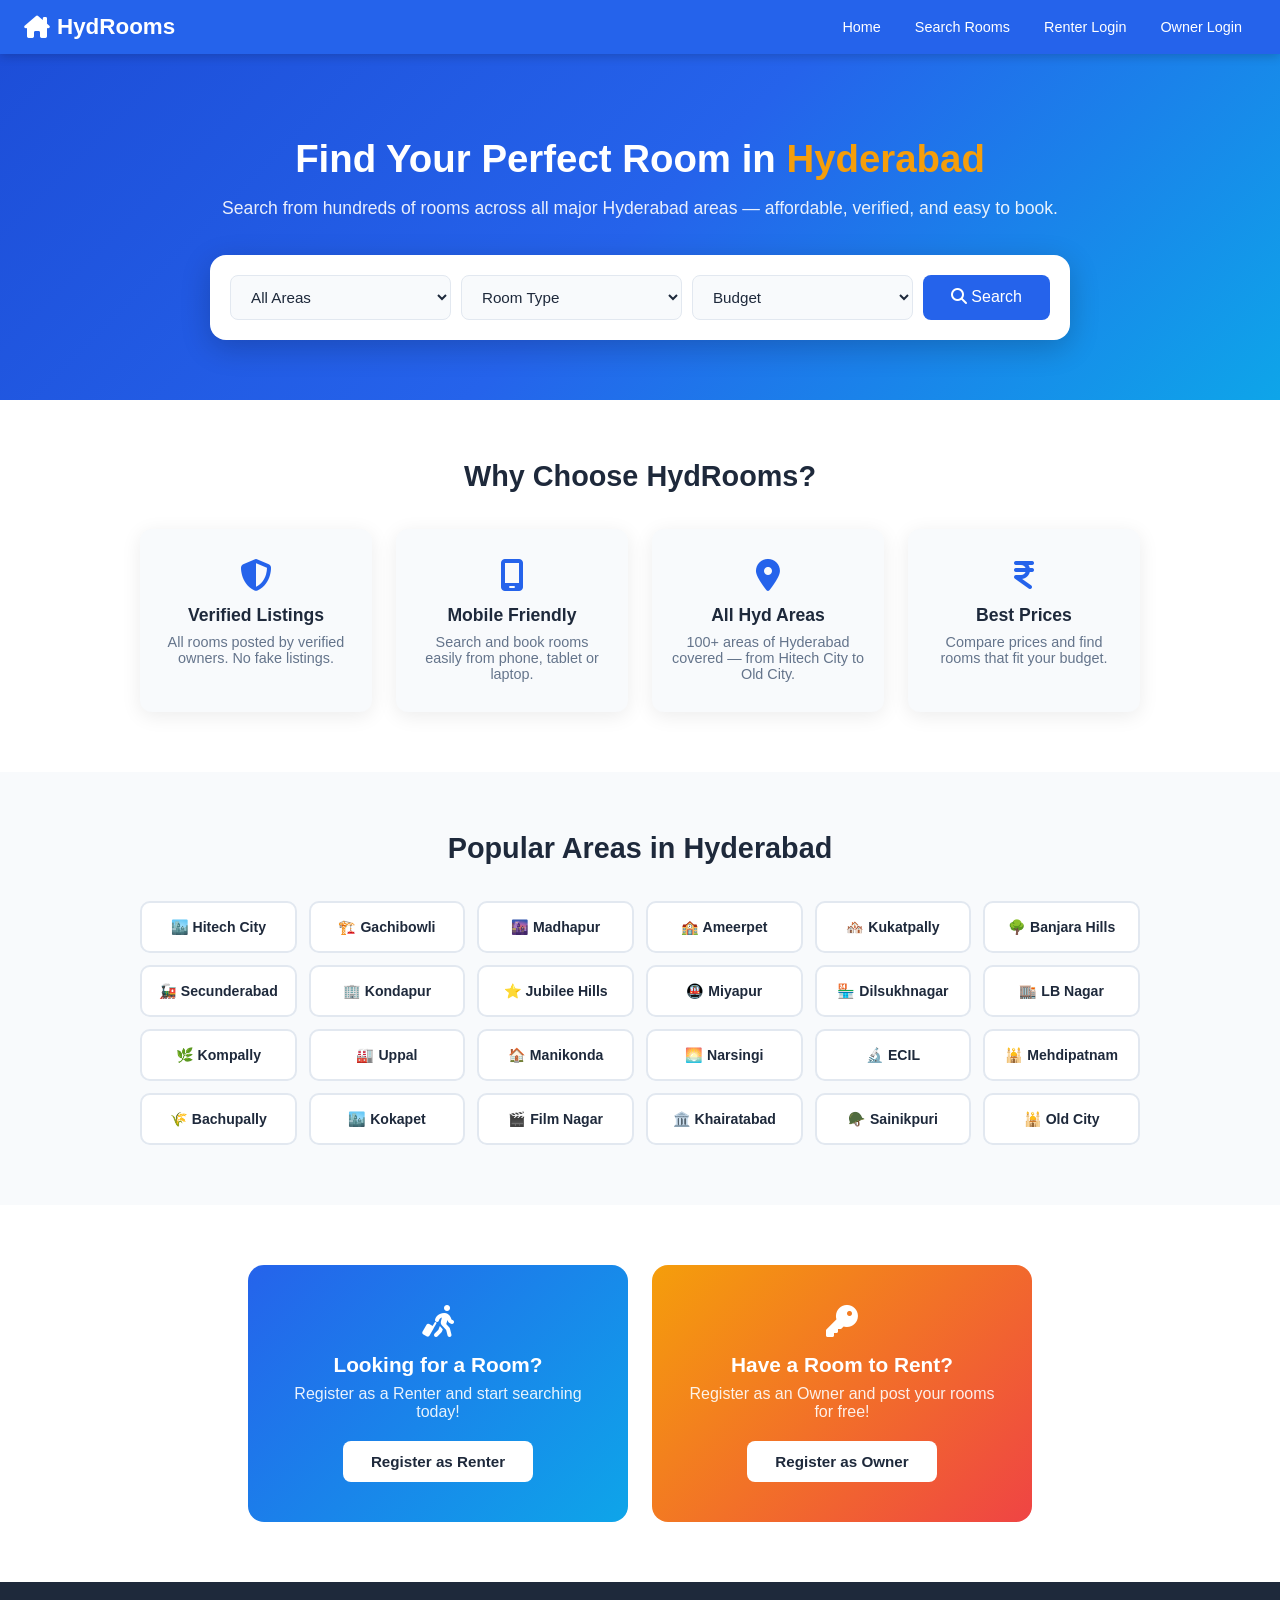
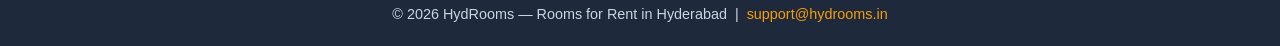
<file: index.html>
<!DOCTYPE html>
<html lang="en">
<head>
  <meta charset="UTF-8" /><meta name="viewport" content="width=device-width, initial-scale=1.0" />
  <title>HydRooms – Rooms for Rent in Hyderabad</title>
  <link rel="stylesheet" href="style.css" />
  <link rel="stylesheet" href="https://cdnjs.cloudflare.com/ajax/libs/font-awesome/6.5.0/css/all.min.css" />
</head>
<body>
<nav class="navbar">
  <div class="nav-brand"><i class="fa-solid fa-house-chimney"></i> HydRooms</div>
  <button class="hamburger" onclick="toggleMenu()"><i class="fa-solid fa-bars"></i></button>
  <ul class="nav-links" id="navLinks">
    <li><a href="index.html">Home</a></li>
    <li><a href="search.html">Search Rooms</a></li>
    <li><a href="login.html?role=renter">Renter Login</a></li>
    <li><a href="login.html?role=owner">Owner Login</a></li>
    <li id="navLogout" style="display:none"><a href="#" onclick="logout()">Logout</a></li>
  </ul>
</nav>

<section class="hero">
  <div class="hero-content">
    <h1>Find Your Perfect Room in <span class="highlight">Hyderabad</span></h1>
    <p>Search from hundreds of rooms across all major Hyderabad areas — affordable, verified, and easy to book.</p>
    <div class="search-box">
      <select id="areaSelect" class="area-select"><option value="">All Areas</option></select>
      <select id="typeSelect">
        <option value="">Room Type</option>
        <option>Single Room</option><option>Double Room</option>
        <option>1 BHK</option><option>2 BHK</option><option>PG / Hostel</option>
      </select>
      <select id="budgetSelect">
        <option value="">Budget</option>
        <option value="0-5000">Under ₹5,000</option>
        <option value="5000-10000">₹5,000 – ₹10,000</option>
        <option value="10000-20000">₹10,000 – ₹20,000</option>
        <option value="20000+">Above ₹20,000</option>
      </select>
      <button onclick="goSearch()"><i class="fa-solid fa-magnifying-glass"></i> Search</button>
    </div>
  </div>
</section>

<section class="features">
  <h2>Why Choose HydRooms?</h2>
  <div class="feature-grid">
    <div class="feature-card"><i class="fa-solid fa-shield-halved"></i><h3>Verified Listings</h3><p>All rooms posted by verified owners. No fake listings.</p></div>
    <div class="feature-card"><i class="fa-solid fa-mobile-screen"></i><h3>Mobile Friendly</h3><p>Search and book rooms easily from phone, tablet or laptop.</p></div>
    <div class="feature-card"><i class="fa-solid fa-location-dot"></i><h3>All Hyd Areas</h3><p>100+ areas of Hyderabad covered — from Hitech City to Old City.</p></div>
    <div class="feature-card"><i class="fa-solid fa-indian-rupee-sign"></i><h3>Best Prices</h3><p>Compare prices and find rooms that fit your budget.</p></div>
  </div>
</section>

<section class="areas-section">
  <h2>Popular Areas in Hyderabad</h2>
  <div class="area-grid">
    <div class="area-card" onclick="searchArea('Hitech City')">🏙️ Hitech City</div>
    <div class="area-card" onclick="searchArea('Gachibowli')">🏗️ Gachibowli</div>
    <div class="area-card" onclick="searchArea('Madhapur')">🌆 Madhapur</div>
    <div class="area-card" onclick="searchArea('Ameerpet')">🏫 Ameerpet</div>
    <div class="area-card" onclick="searchArea('Kukatpally')">🏘️ Kukatpally</div>
    <div class="area-card" onclick="searchArea('Banjara Hills')">🌳 Banjara Hills</div>
    <div class="area-card" onclick="searchArea('Secunderabad')">🚂 Secunderabad</div>
    <div class="area-card" onclick="searchArea('Kondapur')">🏢 Kondapur</div>
    <div class="area-card" onclick="searchArea('Jubilee Hills')">⭐ Jubilee Hills</div>
    <div class="area-card" onclick="searchArea('Miyapur')">🚇 Miyapur</div>
    <div class="area-card" onclick="searchArea('Dilsukhnagar')">🏪 Dilsukhnagar</div>
    <div class="area-card" onclick="searchArea('LB Nagar')">🏬 LB Nagar</div>
    <div class="area-card" onclick="searchArea('Kompally')">🌿 Kompally</div>
    <div class="area-card" onclick="searchArea('Uppal')">🏭 Uppal</div>
    <div class="area-card" onclick="searchArea('Manikonda')">🏠 Manikonda</div>
    <div class="area-card" onclick="searchArea('Narsingi')">🌅 Narsingi</div>
    <div class="area-card" onclick="searchArea('ECIL')">🔬 ECIL</div>
    <div class="area-card" onclick="searchArea('Mehdipatnam')">🕌 Mehdipatnam</div>
    <div class="area-card" onclick="searchArea('Bachupally')">🌾 Bachupally</div>
    <div class="area-card" onclick="searchArea('Kokapet')">🏙️ Kokapet</div>
    <div class="area-card" onclick="searchArea('Film Nagar')">🎬 Film Nagar</div>
    <div class="area-card" onclick="searchArea('Khairatabad')">🏛️ Khairatabad</div>
    <div class="area-card" onclick="searchArea('Sainikpuri')">🪖 Sainikpuri</div>
    <div class="area-card" onclick="searchArea('Old City')">🕌 Old City</div>
  </div>
</section>

<section class="cta-section">
  <div class="cta-box renter-cta">
    <i class="fa-solid fa-person-walking-luggage fa-2x"></i>
    <h3>Looking for a Room?</h3>
    <p>Register as a Renter and start searching today!</p>
    <a href="register.html?role=renter" class="btn-white">Register as Renter</a>
  </div>
  <div class="cta-box owner-cta">
    <i class="fa-solid fa-key fa-2x"></i>
    <h3>Have a Room to Rent?</h3>
    <p>Register as an Owner and post your rooms for free!</p>
    <a href="register.html?role=owner" class="btn-white">Register as Owner</a>
  </div>
</section>

<footer class="footer">
  <p>© 2026 HydRooms — Rooms for Rent in Hyderabad &nbsp;|&nbsp; <a href="mailto:support@hydrooms.in">support@hydrooms.in</a></p>
</footer>

<script src="app.js"></script>
<script>
  function goSearch() {
    const area   = document.getElementById('areaSelect').value;
    const type   = document.getElementById('typeSelect').value;
    const budget = document.getElementById('budgetSelect').value;
    window.location.href = `search.html?area=${encodeURIComponent(area)}&type=${encodeURIComponent(type)}&budget=${encodeURIComponent(budget)}`;
  }
  function searchArea(area) { window.location.href = `search.html?area=${encodeURIComponent(area)}`; }
  function toggleMenu() { document.getElementById('navLinks').classList.toggle('open'); }
</script>
</body>
</html>
</file>
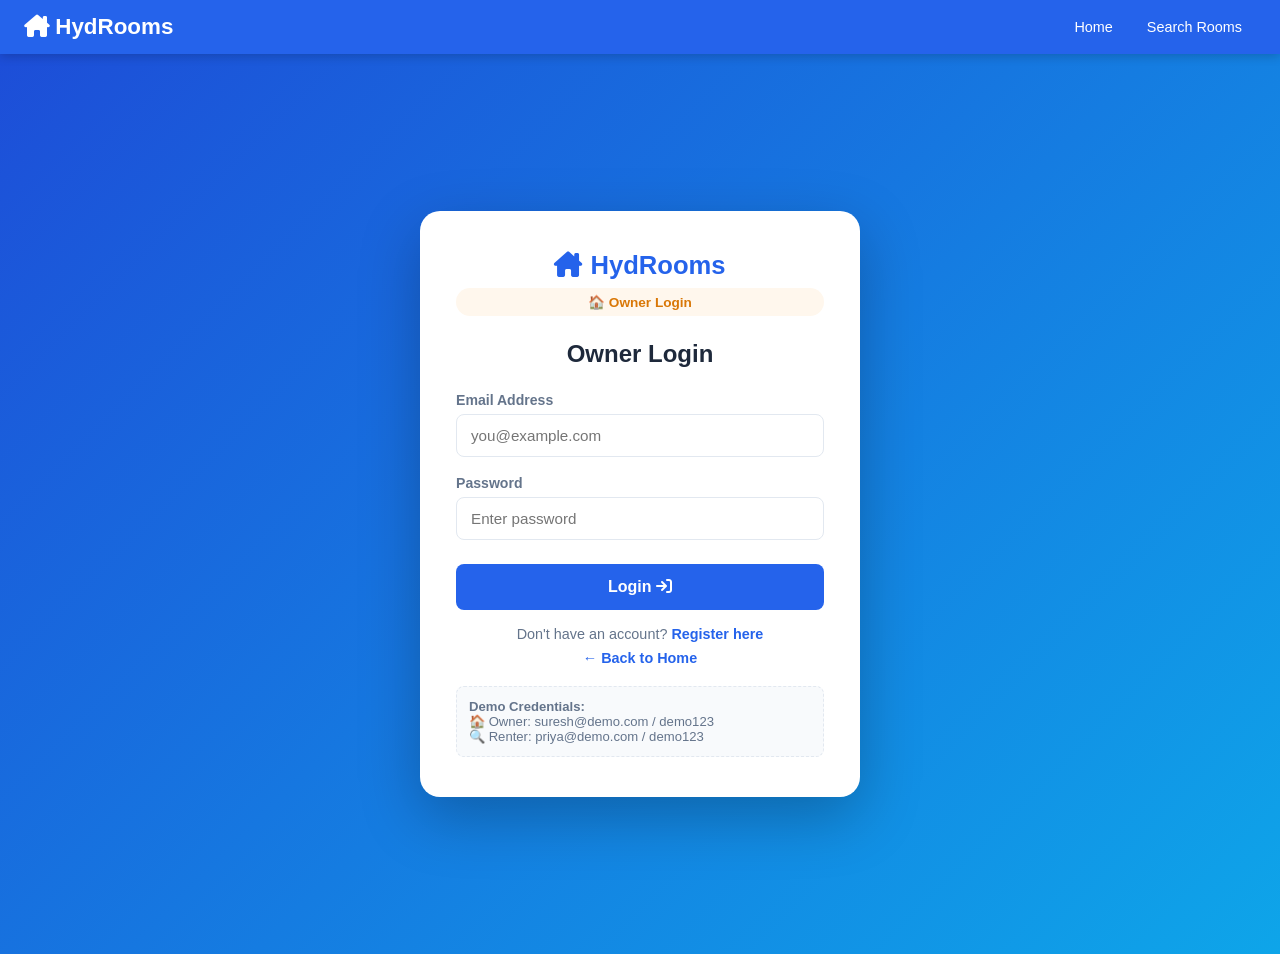
<file: owner-dashboard.html>
<!DOCTYPE html>
<html lang="en">
<head>
  <meta charset="UTF-8" /><meta name="viewport" content="width=device-width, initial-scale=1.0" />
  <title>Owner Dashboard – HydRooms</title>
  <link rel="stylesheet" href="style.css" />
  <link rel="stylesheet" href="https://cdnjs.cloudflare.com/ajax/libs/font-awesome/6.5.0/css/all.min.css" />
</head>
<body>
<nav class="navbar">
  <div class="nav-brand"><a href="index.html" style="color:white"><i class="fa-solid fa-house-chimney"></i> HydRooms</a></div>
  <button class="hamburger" onclick="toggleMenu()"><i class="fa-solid fa-bars"></i></button>
  <ul class="nav-links" id="navLinks">
    <li><a href="index.html">Home</a></li>
    <li><a href="search.html">Search Rooms</a></li>
    <li><a href="#" onclick="logout()"><i class="fa-solid fa-right-from-bracket"></i> Logout</a></li>
  </ul>
</nav>

<div class="dashboard">
  <div class="dashboard-header">
    <div>
      <h2>🏠 Owner Dashboard</h2>
      <p style="color:#64748b;" id="welcomeMsg">Welcome back!</p>
    </div>
    <button class="btn-sm" onclick="openModal()"><i class="fa-solid fa-plus"></i> Post New Room</button>
  </div>
  <div class="tab-bar">
    <button class="tab-btn active" id="tab-my"  onclick="showTab('my')">My Listings</button>
    <button class="tab-btn"        id="tab-all" onclick="showTab('all')">All Rooms</button>
  </div>
  <p class="results-info" id="dashInfo"></p>
  <div class="rooms-grid" id="ownerGrid"></div>
  <div class="empty-state" id="ownerEmpty" style="display:none">
    <i class="fa-solid fa-house-circle-exclamation"></i>
    <h3>No Listings Yet</h3>
    <p>Post your first room using the button above!</p>
  </div>
</div>

<!-- POST ROOM MODAL -->
<div class="modal-overlay" id="postModal">
  <div class="modal">
    <button class="modal-close" onclick="closeModal()">✕</button>
    <h3><i class="fa-solid fa-plus-square" style="color:#2563eb"></i> Post a New Room</h3>
    <div class="msg" id="postMsg"></div>
    <form onsubmit="postRoom(event)">
      <div class="form-group">
        <label>Room Title</label>
        <input type="text" id="pTitle" placeholder="e.g. Spacious 1 BHK near Metro" required />
      </div>
      <div class="form-group">
        <label><i class="fa-solid fa-map-marker-alt" style="color:#2563eb"></i> Full Address</label>
        <input type="text" id="pAddress" placeholder="e.g. Plot 12, KPHB Colony Phase 3, Kukatpally" required />
      </div>
      <div class="form-group">
        <label><i class="fa-solid fa-thumbtack" style="color:#7c3aed"></i> Nearby Landmark</label>
        <input type="text" id="pLandmark" placeholder="e.g. Near Metro Station, Opposite Big Bazar" />
      </div>
      <div class="form-group">
        <label>Area</label>
        <select id="pArea" class="area-select" required><option value="">Select Area</option></select>
      </div>
      <div class="form-group">
        <label>Room Type</label>
        <select id="pType" required>
          <option value="">Select Type</option>
          <option>Single Room</option><option>Double Room</option>
          <option>1 BHK</option><option>2 BHK</option><option>PG / Hostel</option>
        </select>
      </div>
      <div class="form-group">
        <label>Monthly Rent (₹)</label>
        <input type="number" id="pPrice" placeholder="e.g. 8000" min="500" required />
      </div>
      <div class="form-group">
        <label>Furnishing</label>
        <select id="pFurnish" required>
          <option value="">Select</option>
          <option>Fully Furnished</option><option>Semi-Furnished</option>
          <option>Furnished</option><option>Unfurnished</option>
        </select>
      </div>
      <div class="form-group">
        <label>Amenities (comma-separated)</label>
        <input type="text" id="pAmenities" placeholder="WiFi, AC, Parking, Water" />
      </div>
      <div class="form-group">
        <label>Description</label>
        <textarea id="pDesc" placeholder="Describe the room, nearby landmarks, etc."></textarea>
      </div>
      <button type="submit" class="btn-primary"><i class="fa-solid fa-paper-plane"></i> Post Room</button>
    </form>
  </div>
</div>

<!-- CONTACT MODAL -->
<div class="modal-overlay" id="contactModal">
  <div class="modal">
    <button class="modal-close" onclick="closeContact()">✕</button>
    <h3><i class="fa-solid fa-phone" style="color:#2563eb"></i> Owner Contact Info</h3>
    <div id="contactModalBody"></div>
  </div>
</div>

<script src="app.js"></script>
<script>
  let currentSession = null;
  let activeTab = 'my';

  window.addEventListener('DOMContentLoaded', () => {
    currentSession = getSession();
    if (!currentSession || currentSession.role !== 'owner') {
      alert('Please login as an owner first!');
      window.location.href = 'login.html?role=owner'; return;
    }
    document.getElementById('welcomeMsg').textContent = `Welcome, ${currentSession.name} 👋`;
    renderRooms();
  });

  function showTab(tab) {
    activeTab = tab;
    document.getElementById('tab-my').classList.toggle('active',  tab==='my');
    document.getElementById('tab-all').classList.toggle('active', tab==='all');
    renderRooms();
  }

  function renderRooms() {
    let rooms = getRooms();
    if (activeTab === 'my') rooms = rooms.filter(r => r.ownerId === currentSession.id);
    const grid  = document.getElementById('ownerGrid');
    const empty = document.getElementById('ownerEmpty');
    const info  = document.getElementById('dashInfo');
    if (rooms.length === 0) {
      grid.innerHTML = ''; empty.style.display = 'block'; info.textContent = '';
    } else {
      empty.style.display = 'none';
      info.textContent = `${rooms.length} room${rooms.length>1?'s':''} ${activeTab==='my'?'posted by you':'in Hyderabad'}`;
      grid.innerHTML = rooms.map(r => buildRoomCard(r, activeTab==='my'?'owner':'renter')).join('');
    }
  }

  function deleteRoom(id) {
    if (!confirm('Delete this listing?')) return;
    saveRooms(getRooms().filter(r => r.id !== id));
    renderRooms();
  }

  function openModal()  { document.getElementById('postModal').classList.add('show'); }
  function closeModal() { document.getElementById('postModal').classList.remove('show'); }

  function postRoom(e) {
    e.preventDefault();
    const room = {
      id:         'r' + Date.now(),
      ownerId:    currentSession.id,
      ownerName:  currentSession.name,
      ownerPhone: currentSession.phone,
      ownerEmail: currentSession.email,
      title:      document.getElementById('pTitle').value.trim(),
      address:    document.getElementById('pAddress').value.trim(),
      landmark:   document.getElementById('pLandmark').value.trim(),
      area:       document.getElementById('pArea').value,
      type:       document.getElementById('pType').value,
      price:      Number(document.getElementById('pPrice').value),
      furnishing: document.getElementById('pFurnish').value,
      amenities:  document.getElementById('pAmenities').value,
      description:document.getElementById('pDesc').value.trim(),
      available:  true,
      postedOn:   new Date().toISOString().split('T')[0],
    };
    const rooms = getRooms();
    rooms.unshift(room);
    saveRooms(rooms);
    showMsg('postMsg','success','Room posted successfully!');
    document.querySelector('#postModal form').reset();
    setTimeout(() => { closeModal(); renderRooms(); }, 1200);
  }

  function toggleMenu() { document.getElementById('navLinks').classList.toggle('open'); }
</script>
</body>
</html>
</file>
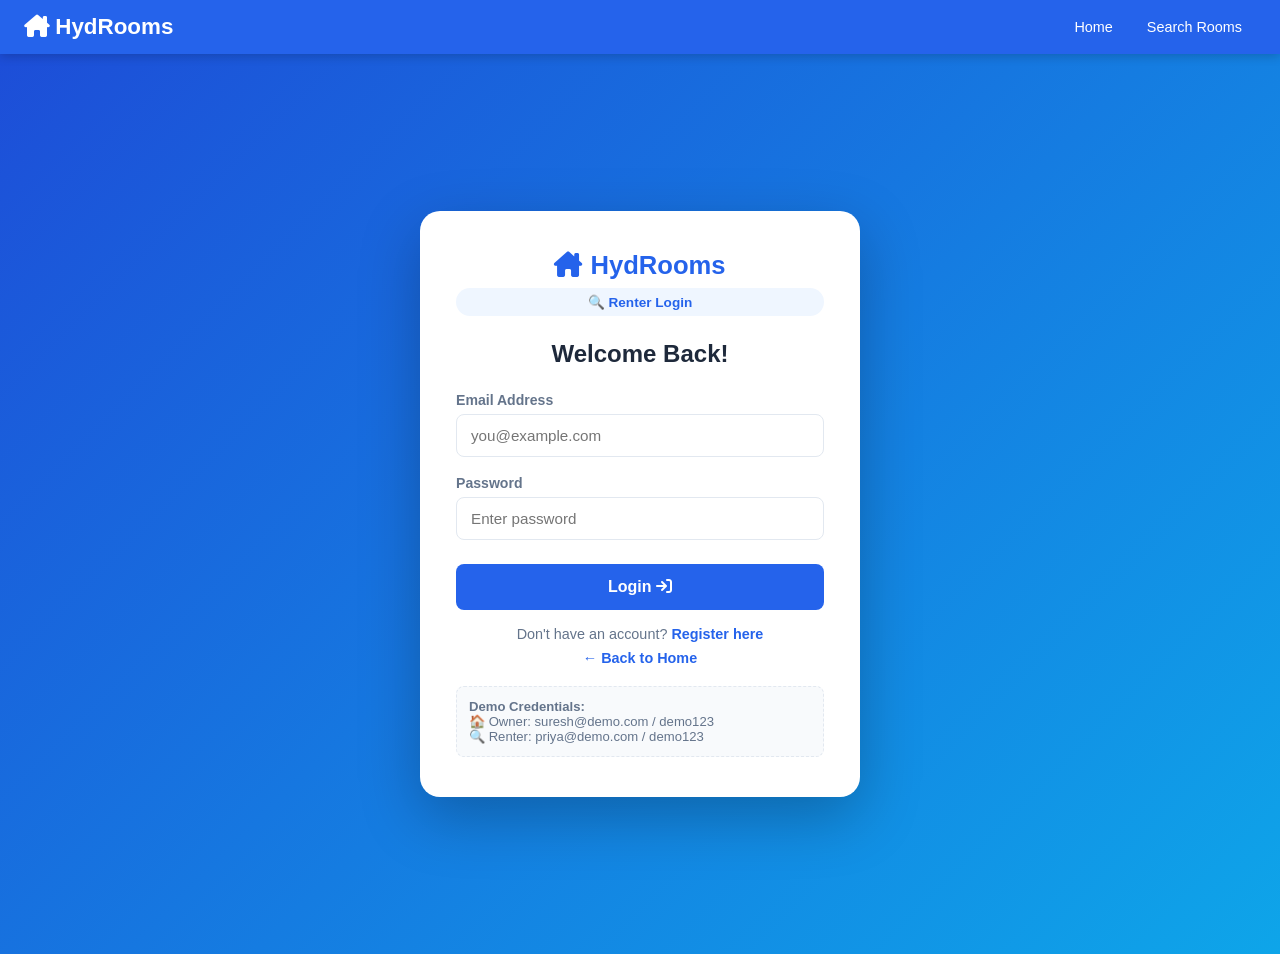
<file: renter-dashboard.html>
<!DOCTYPE html>
<html lang="en">
<head>
  <meta charset="UTF-8" /><meta name="viewport" content="width=device-width, initial-scale=1.0" />
  <title>Renter Dashboard – HydRooms</title>
  <link rel="stylesheet" href="style.css" />
  <link rel="stylesheet" href="https://cdnjs.cloudflare.com/ajax/libs/font-awesome/6.5.0/css/all.min.css" />
</head>
<body>
<nav class="navbar">
  <div class="nav-brand"><a href="index.html" style="color:white"><i class="fa-solid fa-house-chimney"></i> HydRooms</a></div>
  <button class="hamburger" onclick="toggleMenu()"><i class="fa-solid fa-bars"></i></button>
  <ul class="nav-links" id="navLinks">
    <li><a href="index.html">Home</a></li>
    <li><a href="search.html">Search Rooms</a></li>
    <li><a href="#" onclick="logout()"><i class="fa-solid fa-right-from-bracket"></i> Logout</a></li>
  </ul>
</nav>

<div class="dashboard">
  <div class="dashboard-header">
    <div>
      <h2>🔍 Renter Dashboard</h2>
      <p style="color:#64748b;" id="welcomeMsg">Welcome back!</p>
    </div>
    <a href="search.html" class="btn-sm"><i class="fa-solid fa-magnifying-glass"></i> Browse All Rooms</a>
  </div>

  <div class="search-filters" style="margin-bottom:24px;">
    <div class="filter-group">
      <label>Area</label>
      <select id="fArea" class="area-select" onchange="filterRooms()"><option value="">All Areas</option></select>
    </div>
    <div class="filter-group">
      <label>Type</label>
      <select id="fType" onchange="filterRooms()">
        <option value="">All Types</option>
        <option>Single Room</option><option>Double Room</option>
        <option>1 BHK</option><option>2 BHK</option><option>PG / Hostel</option>
      </select>
    </div>
    <div class="filter-group">
      <label>Budget</label>
      <select id="fBudget" onchange="filterRooms()">
        <option value="">Any Budget</option>
        <option value="0-5000">Under ₹5,000</option>
        <option value="5000-10000">₹5,000 – ₹10,000</option>
        <option value="10000-20000">₹10,000 – ₹20,000</option>
        <option value="20000+">Above ₹20,000</option>
      </select>
    </div>
  </div>

  <p class="results-info" id="renterInfo"></p>
  <div class="rooms-grid" id="renterGrid"></div>
  <div class="empty-state" id="renterEmpty" style="display:none">
    <i class="fa-solid fa-house-circle-xmark"></i>
    <h3>No Rooms Found</h3><p>Try different filters.</p>
  </div>
</div>

<div class="modal-overlay" id="contactModal">
  <div class="modal">
    <button class="modal-close" onclick="closeContact()">✕</button>
    <h3><i class="fa-solid fa-phone" style="color:#2563eb"></i> Owner Contact Info</h3>
    <div id="contactModalBody"></div>
  </div>
</div>

<script src="app.js"></script>
<script>
  window.addEventListener('DOMContentLoaded', () => {
    const sess = getSession();
    if (!sess || sess.role !== 'renter') {
      alert('Please login as a renter first!');
      window.location.href = 'login.html?role=renter'; return;
    }
    document.getElementById('welcomeMsg').textContent = `Welcome, ${sess.name} 👋  — Find your perfect room below!`;
    setTimeout(filterRooms, 50);
  });

  function filterRooms() {
    const area   = document.getElementById('fArea').value;
    const type   = document.getElementById('fType').value;
    const budget = document.getElementById('fBudget').value;
    let rooms = getRooms().filter(r => r.available);
    if (area)   rooms = rooms.filter(r => r.area === area);
    if (type)   rooms = rooms.filter(r => r.type === type);
    if (budget) {
      if (budget === '20000+') rooms = rooms.filter(r => r.price > 20000);
      else { const [lo,hi] = budget.split('-').map(Number); rooms = rooms.filter(r => r.price>=lo && r.price<=hi); }
    }
    const grid  = document.getElementById('renterGrid');
    const empty = document.getElementById('renterEmpty');
    const info  = document.getElementById('renterInfo');
    if (rooms.length === 0) {
      grid.innerHTML = ''; empty.style.display = 'block'; info.textContent = 'No rooms match your filters.';
    } else {
      empty.style.display = 'none';
      info.textContent = `${rooms.length} room${rooms.length>1?'s':''} available in Hyderabad`;
      grid.innerHTML = rooms.map(r => buildRoomCard(r,'renter')).join('');
    }
  }

  function toggleMenu() { document.getElementById('navLinks').classList.toggle('open'); }
</script>
</body>
</html>
</file>
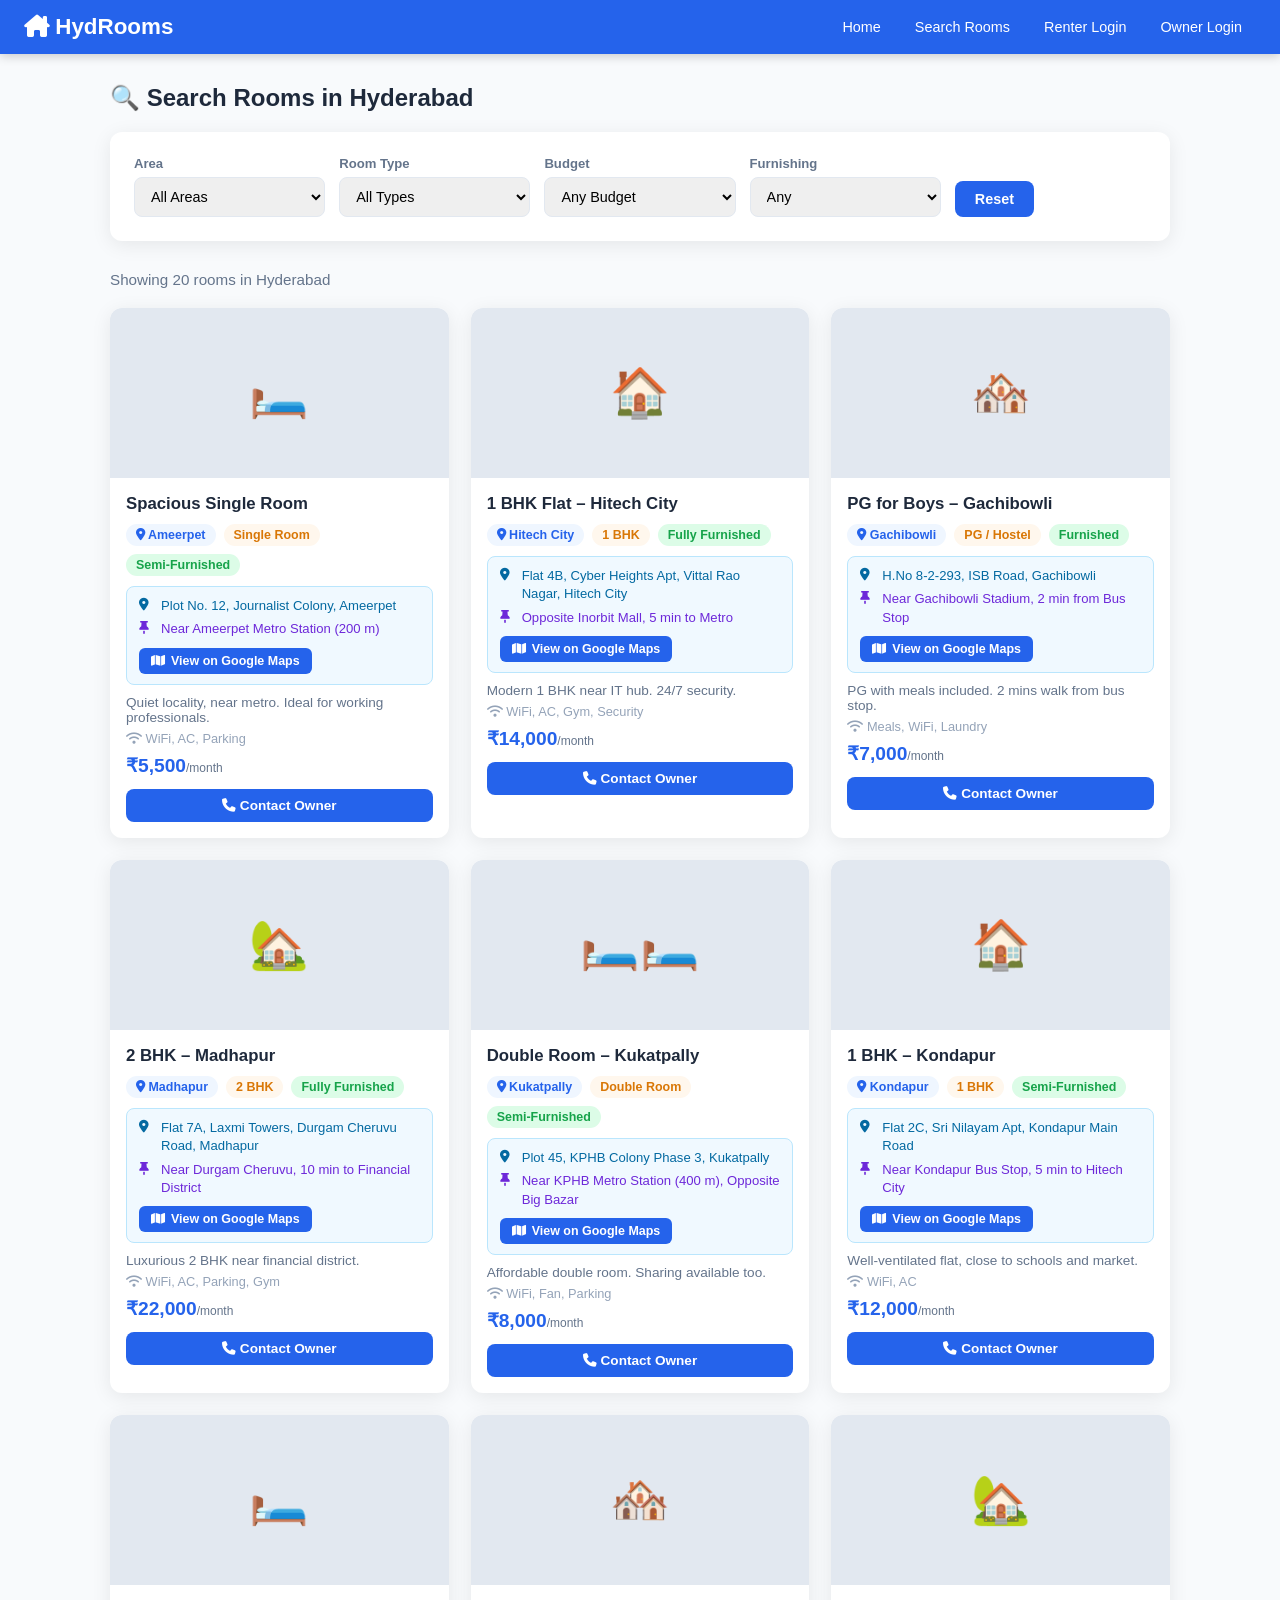
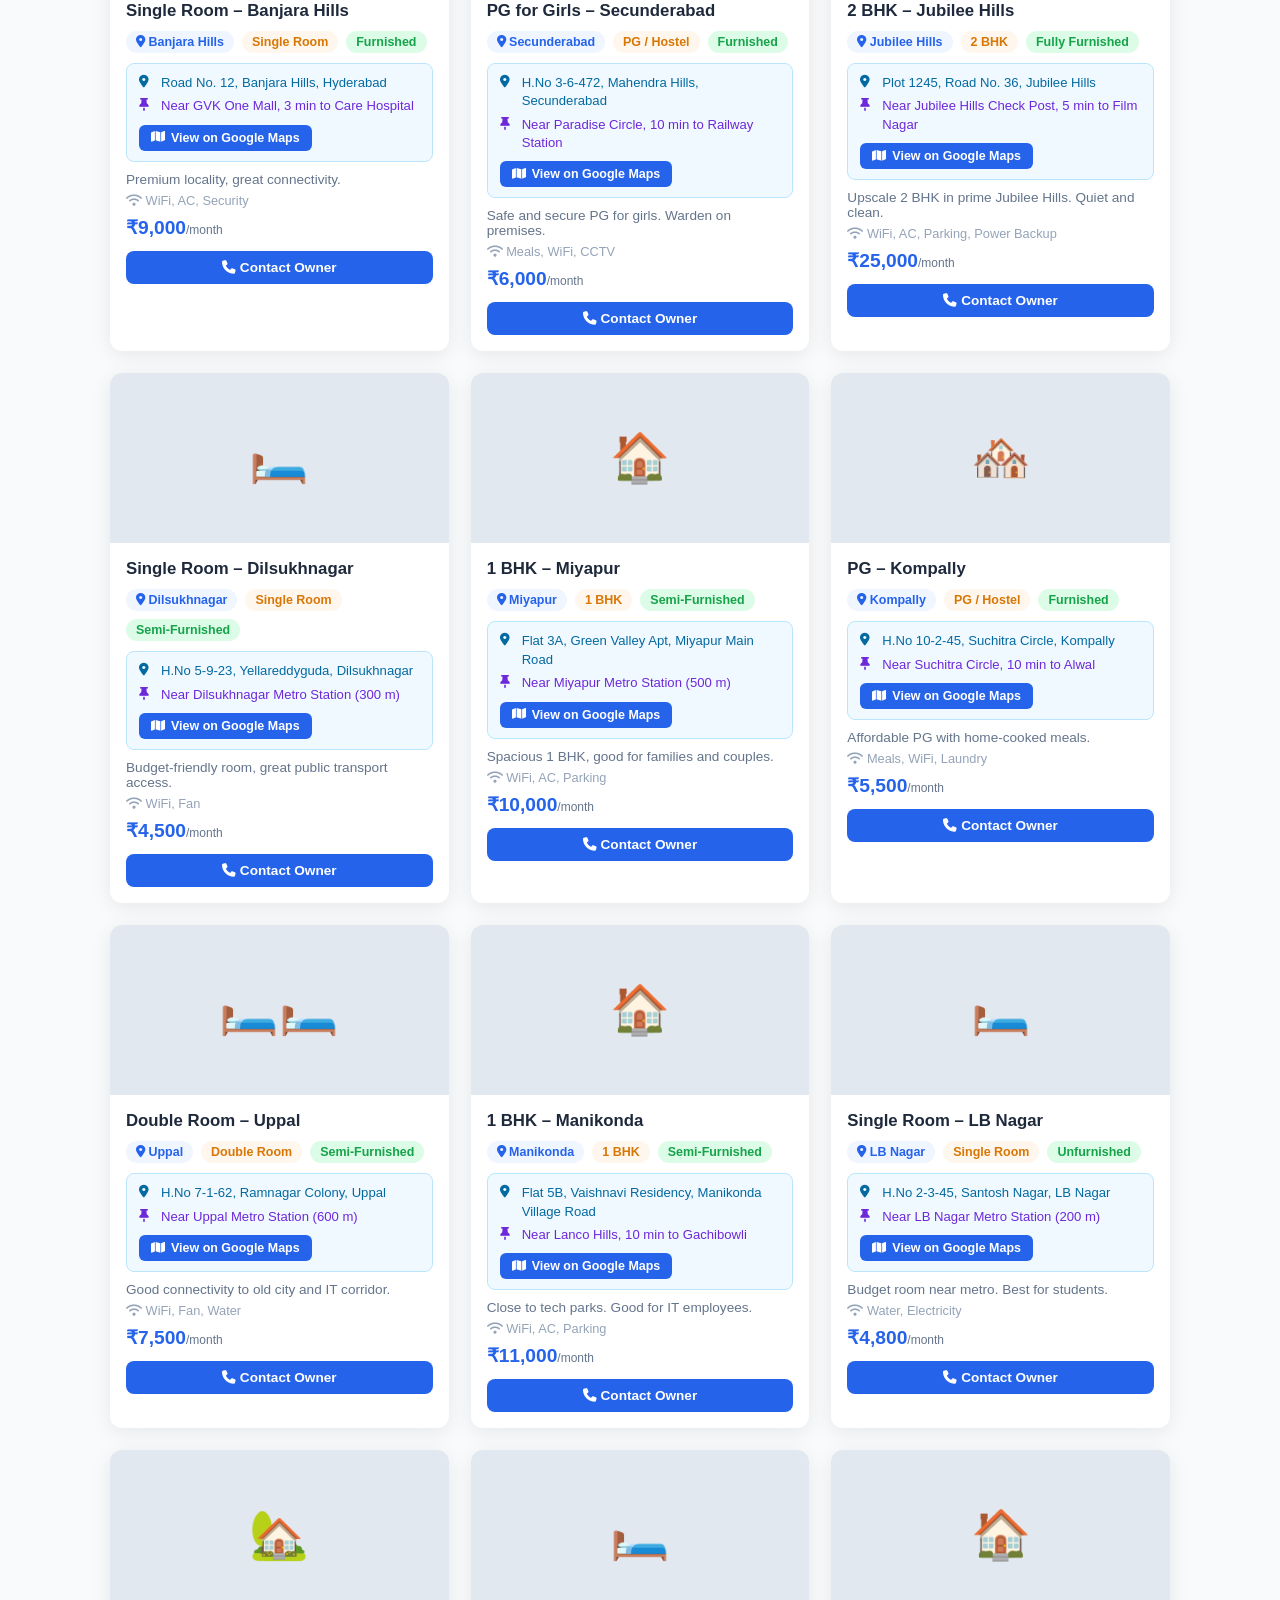
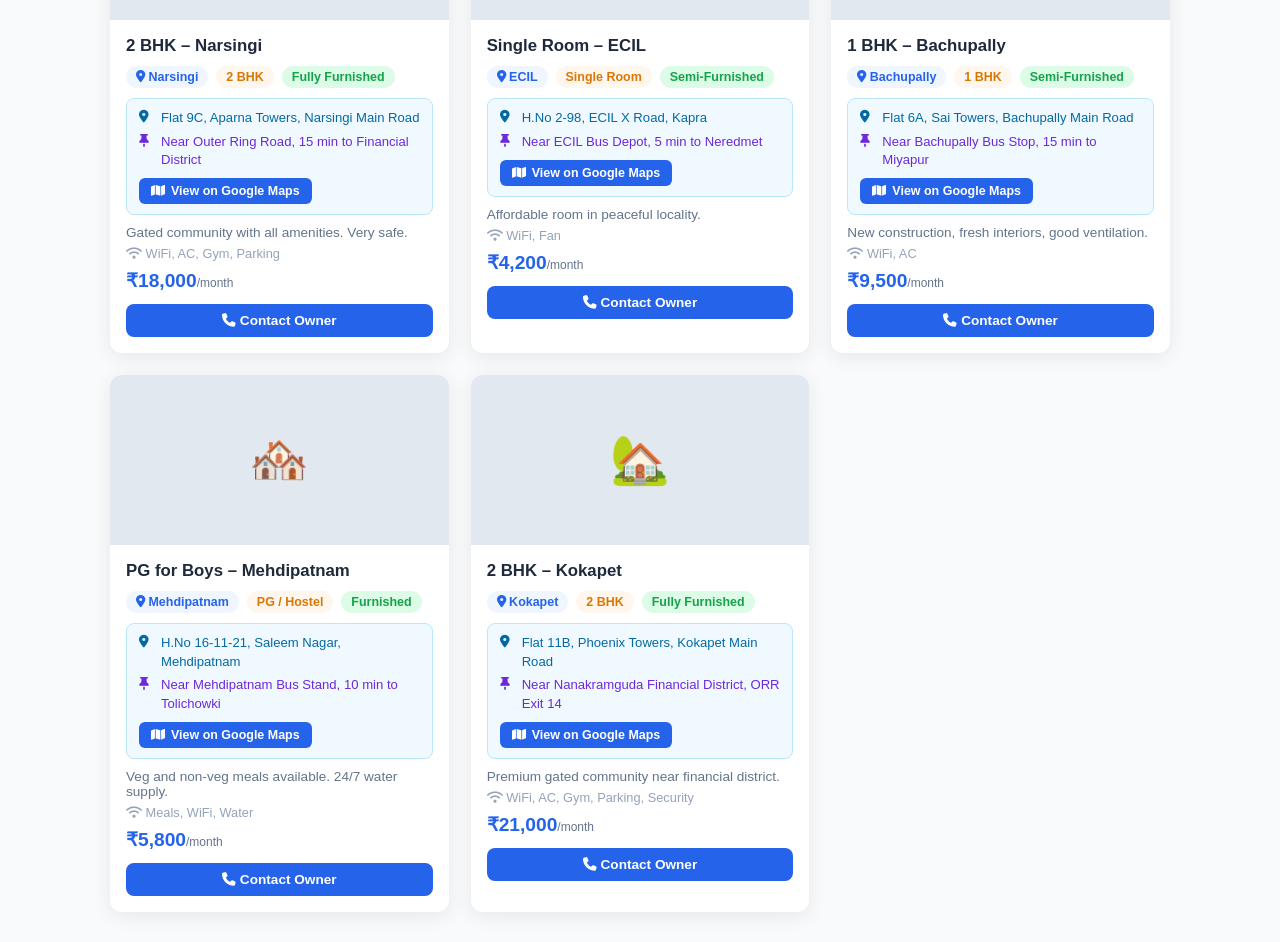
<file: search.html>
<!DOCTYPE html>
<html lang="en">
<head>
  <meta charset="UTF-8" /><meta name="viewport" content="width=device-width, initial-scale=1.0" />
  <title>Search Rooms – HydRooms</title>
  <link rel="stylesheet" href="style.css" />
  <link rel="stylesheet" href="https://cdnjs.cloudflare.com/ajax/libs/font-awesome/6.5.0/css/all.min.css" />
</head>
<body>
<nav class="navbar">
  <div class="nav-brand"><a href="index.html" style="color:white"><i class="fa-solid fa-house-chimney"></i> HydRooms</a></div>
  <button class="hamburger" onclick="toggleMenu()"><i class="fa-solid fa-bars"></i></button>
  <ul class="nav-links" id="navLinks">
    <li><a href="index.html">Home</a></li>
    <li><a href="search.html">Search Rooms</a></li>
    <li><a href="login.html?role=renter">Renter Login</a></li>
    <li><a href="login.html?role=owner">Owner Login</a></li>
    <li id="navLogout" style="display:none"><a href="#" onclick="logout()">Logout</a></li>
  </ul>
</nav>

<div class="search-page">
  <h2 style="margin-bottom:20px;">🔍 Search Rooms in Hyderabad</h2>
  <div class="search-filters">
    <div class="filter-group">
      <label>Area</label>
      <select id="fArea" class="area-select" onchange="applyFilters()"><option value="">All Areas</option></select>
    </div>
    <div class="filter-group">
      <label>Room Type</label>
      <select id="fType" onchange="applyFilters()">
        <option value="">All Types</option>
        <option>Single Room</option><option>Double Room</option>
        <option>1 BHK</option><option>2 BHK</option><option>PG / Hostel</option>
      </select>
    </div>
    <div class="filter-group">
      <label>Budget</label>
      <select id="fBudget" onchange="applyFilters()">
        <option value="">Any Budget</option>
        <option value="0-5000">Under ₹5,000</option>
        <option value="5000-10000">₹5,000 – ₹10,000</option>
        <option value="10000-20000">₹10,000 – ₹20,000</option>
        <option value="20000+">Above ₹20,000</option>
      </select>
    </div>
    <div class="filter-group">
      <label>Furnishing</label>
      <select id="fFurnish" onchange="applyFilters()">
        <option value="">Any</option>
        <option>Fully Furnished</option><option>Semi-Furnished</option>
        <option>Furnished</option><option>Unfurnished</option>
      </select>
    </div>
    <div class="filter-group">
      <label>&nbsp;</label>
      <button class="btn-sm" onclick="resetFilters()">Reset</button>
    </div>
  </div>

  <p class="results-info" id="resultInfo">Loading rooms…</p>
  <div class="rooms-grid" id="roomsGrid"></div>
  <div class="empty-state" id="emptyState" style="display:none">
    <i class="fa-solid fa-house-circle-xmark"></i>
    <h3>No Rooms Found</h3>
    <p>Try adjusting your filters or search a different area.</p>
  </div>
</div>

<div class="modal-overlay" id="contactModal">
  <div class="modal">
    <button class="modal-close" onclick="closeContact()">✕</button>
    <h3><i class="fa-solid fa-phone" style="color:#2563eb"></i> Owner Contact Info</h3>
    <div id="contactModalBody"></div>
  </div>
</div>

<script src="app.js"></script>
<script>
  window.addEventListener('DOMContentLoaded', () => {
    const p = new URLSearchParams(window.location.search);
    if (p.get('area'))   document.getElementById('fArea').value   = p.get('area');
    if (p.get('type'))   document.getElementById('fType').value   = p.get('type');
    if (p.get('budget')) document.getElementById('fBudget').value = p.get('budget');
    // wait for populateAreaSelects to run first (DOMContentLoaded order), then set value
    setTimeout(() => {
      if (p.get('area')) document.getElementById('fArea').value = p.get('area');
      applyFilters();
    }, 50);
  });

  function applyFilters() {
    const area    = document.getElementById('fArea').value;
    const type    = document.getElementById('fType').value;
    const budget  = document.getElementById('fBudget').value;
    const furnish = document.getElementById('fFurnish').value;
    let rooms = getRooms().filter(r => r.available);
    if (area)    rooms = rooms.filter(r => r.area === area);
    if (type)    rooms = rooms.filter(r => r.type === type);
    if (furnish) rooms = rooms.filter(r => r.furnishing === furnish);
    if (budget) {
      if (budget === '20000+') rooms = rooms.filter(r => r.price > 20000);
      else { const [lo,hi] = budget.split('-').map(Number); rooms = rooms.filter(r => r.price>=lo && r.price<=hi); }
    }
    const grid = document.getElementById('roomsGrid');
    const info = document.getElementById('resultInfo');
    const empty= document.getElementById('emptyState');
    if (rooms.length === 0) {
      grid.innerHTML = ''; empty.style.display = 'block'; info.textContent = 'No rooms found.';
    } else {
      empty.style.display = 'none';
      info.textContent = `Showing ${rooms.length} room${rooms.length>1?'s':''} in Hyderabad`;
      grid.innerHTML = rooms.map(r => buildRoomCard(r,'renter')).join('');
    }
  }

  function resetFilters() {
    ['fArea','fType','fBudget','fFurnish'].forEach(id => document.getElementById(id).value = '');
    applyFilters();
  }
  function toggleMenu() { document.getElementById('navLinks').classList.toggle('open'); }
</script>
</body>
</html>
</file>
<file: style.css>
/* =============================================
   HydRooms – Main Stylesheet (Fully Responsive)
   ============================================= */
*{margin:0;padding:0;box-sizing:border-box}
:root{
  --primary:#2563eb;--primary-dark:#1d4ed8;--accent:#f59e0b;
  --bg:#f8fafc;--text:#1e293b;--muted:#64748b;--card-bg:#ffffff;
  --radius:12px;--shadow:0 4px 20px rgba(0,0,0,0.08);
}
body{font-family:'Segoe UI',sans-serif;background:var(--bg);color:var(--text)}
a{text-decoration:none;color:inherit}

/* NAVBAR */
.navbar{display:flex;align-items:center;justify-content:space-between;background:var(--primary);color:white;padding:14px 24px;position:sticky;top:0;z-index:999;box-shadow:0 2px 10px rgba(0,0,0,0.2)}
.nav-brand{font-size:1.4rem;font-weight:700;display:flex;align-items:center;gap:8px}
.nav-links{list-style:none;display:flex;gap:6px}
.nav-links a{color:white;padding:8px 14px;border-radius:8px;font-size:0.9rem;transition:background 0.2s}
.nav-links a:hover{background:rgba(255,255,255,0.2)}
.hamburger{display:none;background:none;border:none;color:white;font-size:1.4rem;cursor:pointer}

/* HERO */
.hero{background:linear-gradient(135deg,#1d4ed8 0%,#2563eb 50%,#0ea5e9 100%);color:white;text-align:center;padding:80px 20px 60px}
.hero h1{font-size:2.4rem;margin-bottom:14px;line-height:1.3}
.highlight{color:var(--accent)}
.hero p{font-size:1.1rem;opacity:0.9;margin-bottom:36px}

/* SEARCH BOX */
.search-box{display:flex;flex-wrap:wrap;gap:10px;justify-content:center;background:white;padding:20px;border-radius:16px;max-width:860px;margin:0 auto;box-shadow:0 8px 30px rgba(0,0,0,0.2)}
.search-box select,.search-box input{flex:1;min-width:160px;padding:12px 16px;border:1.5px solid #e2e8f0;border-radius:8px;font-size:0.95rem;color:var(--text);background:#f8fafc;outline:none}
.search-box select:focus,.search-box input:focus{border-color:var(--primary)}
.search-box button{background:var(--primary);color:white;border:none;padding:12px 28px;border-radius:8px;font-size:1rem;cursor:pointer;transition:background 0.2s;white-space:nowrap}
.search-box button:hover{background:var(--primary-dark)}

/* SECTIONS */
section{padding:60px 24px}
section h2{text-align:center;font-size:1.8rem;margin-bottom:36px;color:var(--text)}

/* FEATURES */
.features{background:white}
.feature-grid{display:grid;grid-template-columns:repeat(auto-fit,minmax(200px,1fr));gap:24px;max-width:1000px;margin:0 auto}
.feature-card{text-align:center;padding:30px 20px;border-radius:var(--radius);background:var(--bg);box-shadow:var(--shadow);transition:transform 0.2s}
.feature-card:hover{transform:translateY(-4px)}
.feature-card i{font-size:2rem;color:var(--primary);margin-bottom:14px}
.feature-card h3{margin-bottom:8px;font-size:1.1rem}
.feature-card p{color:var(--muted);font-size:0.9rem}

/* POPULAR AREAS */
.areas-section{background:var(--bg)}
.area-grid{display:grid;grid-template-columns:repeat(auto-fill,minmax(140px,1fr));gap:12px;max-width:1000px;margin:0 auto}
.area-card{background:white;border:2px solid #e2e8f0;border-radius:10px;padding:16px 10px;text-align:center;cursor:pointer;font-weight:600;font-size:0.88rem;transition:all 0.2s}
.area-card:hover{border-color:var(--primary);background:var(--primary);color:white;transform:scale(1.04)}

/* CTA */
.cta-section{display:flex;flex-wrap:wrap;gap:24px;justify-content:center;background:white;padding:60px 24px}
.cta-box{flex:1;min-width:260px;max-width:380px;text-align:center;padding:40px 30px;border-radius:16px;color:white}
.renter-cta{background:linear-gradient(135deg,#2563eb,#0ea5e9)}
.owner-cta{background:linear-gradient(135deg,#f59e0b,#ef4444)}
.cta-box h3{font-size:1.3rem;margin:16px 0 8px}
.cta-box p{opacity:0.9;margin-bottom:20px}
.btn-white{display:inline-block;background:white;color:var(--text);padding:12px 28px;border-radius:8px;font-weight:700;transition:transform 0.2s;font-size:0.95rem}
.btn-white:hover{transform:scale(1.04)}

/* FOOTER */
.footer{background:var(--text);color:#cbd5e1;text-align:center;padding:24px;font-size:0.9rem}
.footer a{color:var(--accent)}

/* AUTH PAGES */
.auth-page{min-height:100vh;display:flex;align-items:center;justify-content:center;background:linear-gradient(135deg,#1d4ed8,#0ea5e9);padding:20px}
.auth-card{background:white;border-radius:20px;padding:40px 36px;width:100%;max-width:440px;box-shadow:0 20px 60px rgba(0,0,0,0.25)}
.auth-card .logo{text-align:center;font-size:1.6rem;font-weight:700;color:var(--primary);margin-bottom:8px}
.auth-card .role-badge{text-align:center;display:inline-block;width:100%;background:#eff6ff;color:var(--primary);border-radius:20px;padding:6px 0;font-size:0.85rem;font-weight:600;margin-bottom:24px}
.auth-card h2{font-size:1.5rem;margin-bottom:24px;text-align:center}
.form-group{margin-bottom:18px}
.form-group label{display:block;font-size:0.88rem;color:var(--muted);margin-bottom:6px;font-weight:600}
.form-group input,.form-group select,.form-group textarea{width:100%;padding:12px 14px;border:1.5px solid #e2e8f0;border-radius:8px;font-size:0.95rem;outline:none;transition:border 0.2s}
.form-group input:focus,.form-group select:focus,.form-group textarea:focus{border-color:var(--primary)}
.form-group textarea{resize:vertical;min-height:80px}
.btn-primary{width:100%;background:var(--primary);color:white;border:none;padding:14px;border-radius:8px;font-size:1rem;font-weight:700;cursor:pointer;transition:background 0.2s;margin-top:6px}
.btn-primary:hover{background:var(--primary-dark)}
.auth-card .switch-link{text-align:center;margin-top:16px;font-size:0.9rem;color:var(--muted)}
.auth-card .switch-link a{color:var(--primary);font-weight:600}
.msg{padding:10px 14px;border-radius:8px;margin-bottom:14px;font-size:0.9rem;display:none}
.msg.error{background:#fee2e2;color:#dc2626}
.msg.success{background:#dcfce7;color:#16a34a}

/* DASHBOARD */
.dashboard{max-width:1100px;margin:0 auto;padding:30px 20px}
.dashboard-header{display:flex;align-items:center;justify-content:space-between;flex-wrap:wrap;gap:14px;margin-bottom:30px}
.dashboard-header h2{font-size:1.5rem}
.btn-sm{background:var(--primary);color:white;border:none;padding:10px 20px;border-radius:8px;cursor:pointer;font-size:0.9rem;font-weight:600;text-decoration:none;display:inline-block}
.btn-danger{background:#ef4444}
.btn-sm:hover{opacity:0.85}
.rooms-grid{display:grid;grid-template-columns:repeat(auto-fill,minmax(290px,1fr));gap:22px}

/* ROOM CARD */
.room-card{background:white;border-radius:var(--radius);overflow:hidden;box-shadow:var(--shadow);transition:transform 0.2s}
.room-card:hover{transform:translateY(-4px)}
.room-img{width:100%;height:170px;object-fit:cover;background:#e2e8f0;display:flex;align-items:center;justify-content:center;font-size:3rem}
.room-body{padding:16px}
.room-body h3{font-size:1.05rem;margin-bottom:6px}
.room-meta{display:flex;flex-wrap:wrap;gap:8px;margin:10px 0}
.tag{background:#eff6ff;color:var(--primary);padding:4px 10px;border-radius:20px;font-size:0.78rem;font-weight:600}
.tag.green{background:#dcfce7;color:#16a34a}
.tag.orange{background:#fff7ed;color:#d97706}
.price{font-size:1.2rem;font-weight:700;color:var(--primary)}
.price span{font-size:0.75rem;color:var(--muted);font-weight:400}
.room-actions{display:flex;gap:8px;margin-top:12px}
.room-actions button{flex:1;padding:9px;border-radius:8px;border:none;cursor:pointer;font-size:0.85rem;font-weight:600}
.btn-contact{background:var(--primary);color:white}
.btn-delete{background:#fee2e2;color:#dc2626}
.btn-contact:hover{background:var(--primary-dark)}

/* LOCATION BLOCK */
.location-block{background:#f0f9ff;border:1px solid #bae6fd;border-radius:8px;padding:10px 12px;margin:10px 0;display:flex;flex-direction:column;gap:5px}
.location-row{display:flex;align-items:flex-start;gap:8px;font-size:0.82rem;color:#0369a1;line-height:1.4}
.landmark-row{color:#6d28d9}
.loc-icon{margin-top:2px;font-size:0.8rem;flex-shrink:0;width:14px}
.map-btn{display:inline-flex;align-items:center;gap:6px;margin-top:4px;background:#2563eb;color:white !important;padding:6px 12px;border-radius:6px;font-size:0.78rem;font-weight:600;text-decoration:none !important;width:fit-content;transition:background 0.2s}
.map-btn:hover{background:#1d4ed8}

/* SEARCH PAGE */
.search-page{max-width:1100px;margin:0 auto;padding:30px 20px}
.search-filters{background:white;border-radius:var(--radius);padding:24px;box-shadow:var(--shadow);margin-bottom:30px;display:flex;flex-wrap:wrap;gap:14px;align-items:flex-end}
.filter-group{flex:1;min-width:140px}
.filter-group label{display:block;font-size:0.82rem;color:var(--muted);margin-bottom:6px;font-weight:600}
.filter-group select,.filter-group input{width:100%;padding:10px 12px;border:1.5px solid #e2e8f0;border-radius:8px;font-size:0.9rem;outline:none}
.filter-group select:focus{border-color:var(--primary)}
.results-info{color:var(--muted);margin-bottom:20px;font-size:0.95rem}

/* MODAL */
.modal-overlay{display:none;position:fixed;inset:0;background:rgba(0,0,0,0.5);z-index:9999;justify-content:center;align-items:center;padding:20px}
.modal-overlay.show{display:flex}
.modal{background:white;border-radius:16px;padding:30px;width:100%;max-width:500px;max-height:90vh;overflow-y:auto;position:relative}
.modal-close{position:absolute;top:16px;right:20px;font-size:1.4rem;cursor:pointer;color:var(--muted);background:none;border:none}
.modal h3{font-size:1.3rem;margin-bottom:20px}
.contact-info{display:flex;flex-direction:column;gap:12px}
.contact-row{display:flex;align-items:center;gap:12px;padding:12px;background:var(--bg);border-radius:8px}
.contact-row i{color:var(--primary);font-size:1.1rem;width:24px}

/* TABS */
.tab-bar{display:flex;gap:4px;background:#f1f5f9;padding:4px;border-radius:10px;margin-bottom:24px}
.tab-btn{flex:1;padding:10px;border:none;border-radius:8px;cursor:pointer;font-size:0.9rem;font-weight:600;background:none;color:var(--muted);transition:all 0.2s}
.tab-btn.active{background:white;color:var(--primary);box-shadow:var(--shadow)}

/* EMPTY STATE */
.empty-state{text-align:center;padding:60px 20px;color:var(--muted)}
.empty-state i{font-size:3rem;margin-bottom:16px;color:#cbd5e1}

/* RESPONSIVE */
@media(max-width:768px){
  .hamburger{display:block}
  .nav-links{display:none;flex-direction:column;position:absolute;top:60px;left:0;right:0;background:var(--primary);padding:10px 20px 20px;gap:4px}
  .nav-links.open{display:flex}
  .hero h1{font-size:1.7rem}
  .hero p{font-size:1rem}
  .search-box{padding:16px}
  .cta-section{flex-direction:column;align-items:center}
  .dashboard-header{flex-direction:column;align-items:flex-start}
}
@media(max-width:480px){
  .hero{padding:50px 16px 40px}
  .hero h1{font-size:1.4rem}
  .area-grid{grid-template-columns:repeat(2,1fr)}
  .auth-card{padding:28px 20px}
}
</file>
